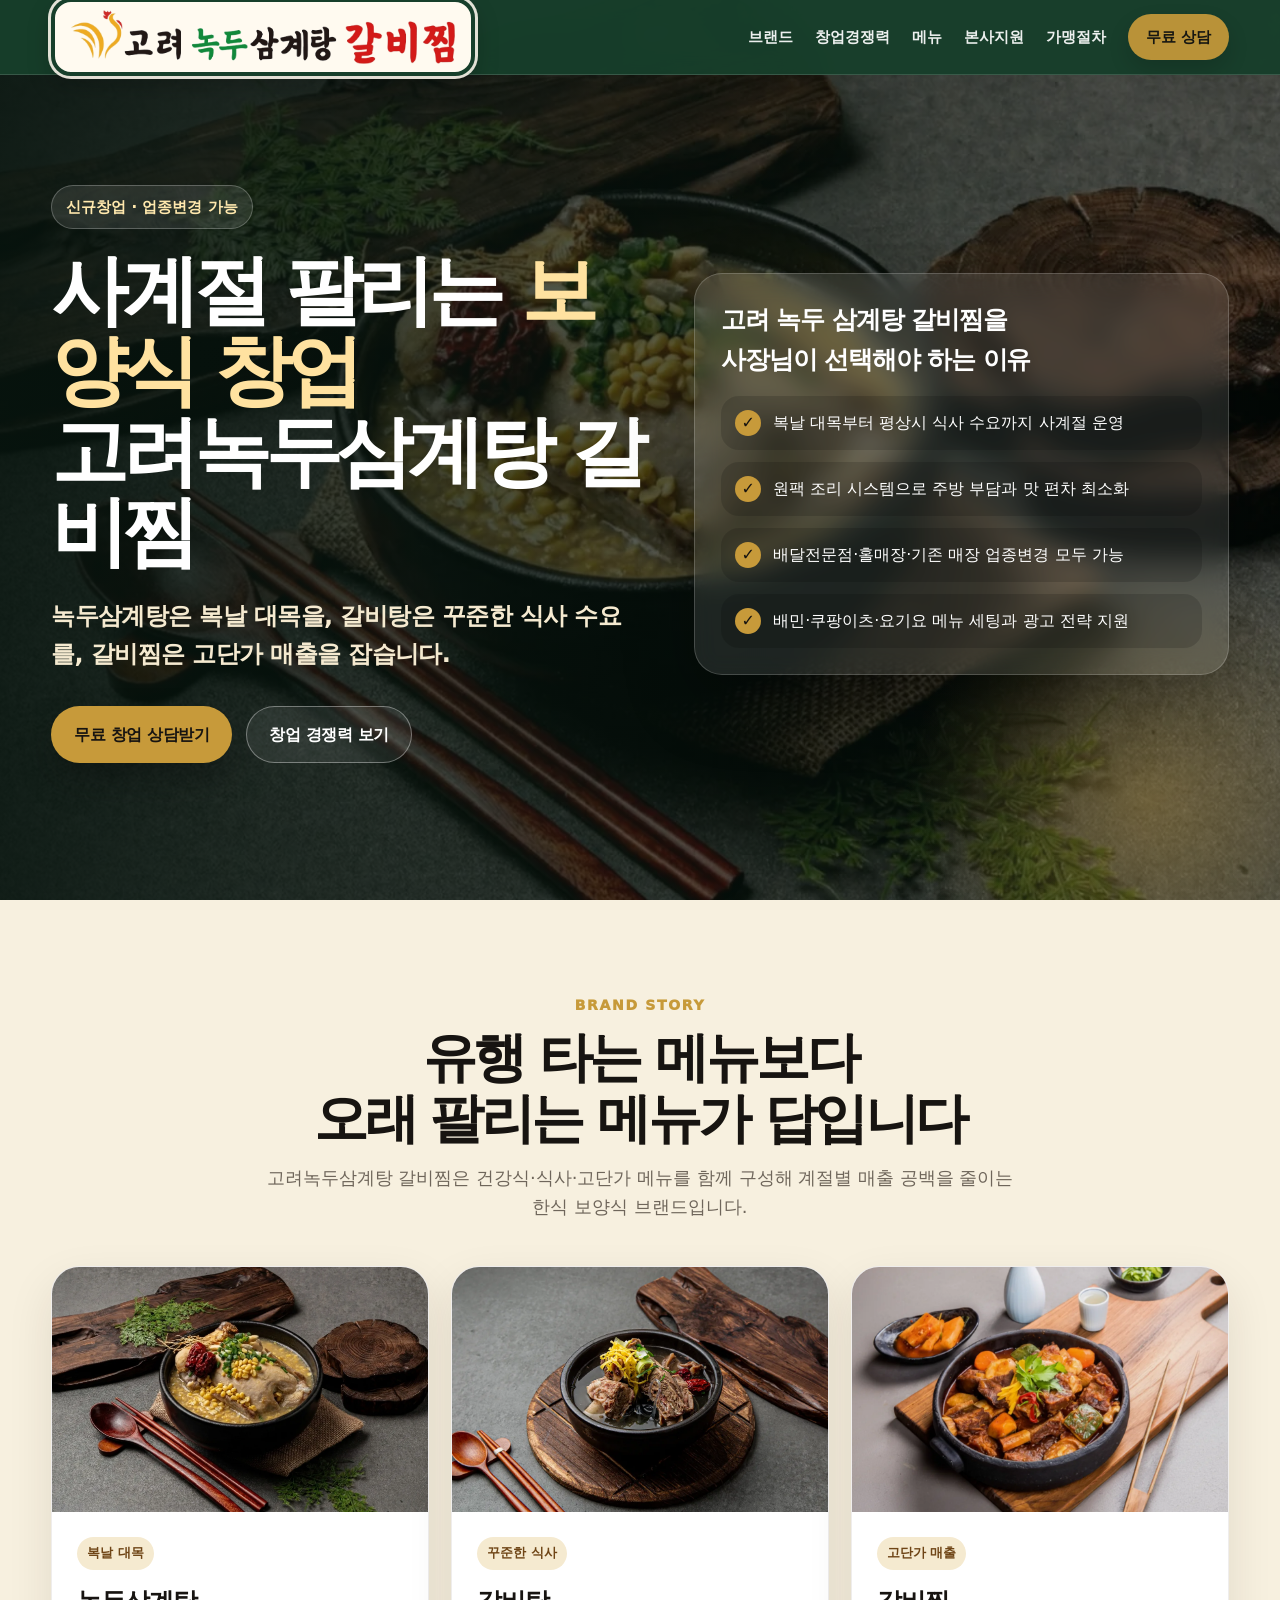
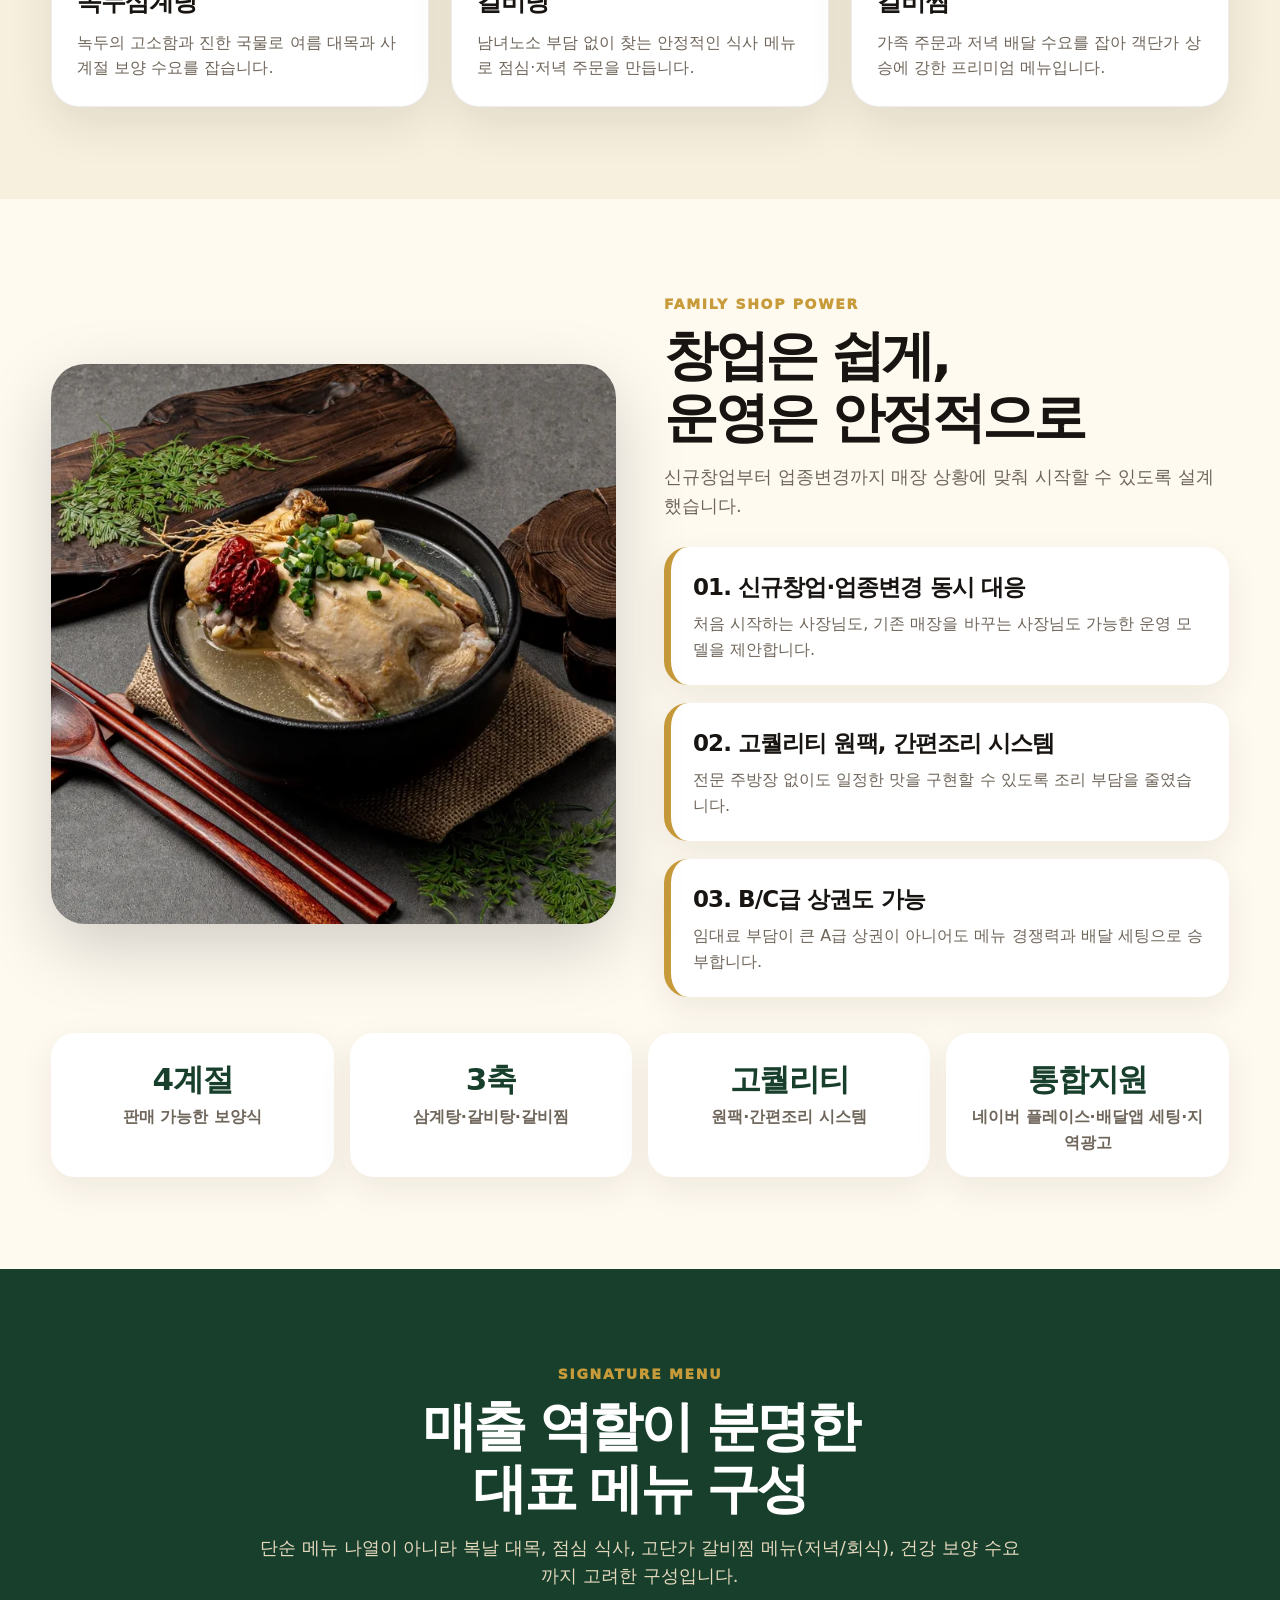
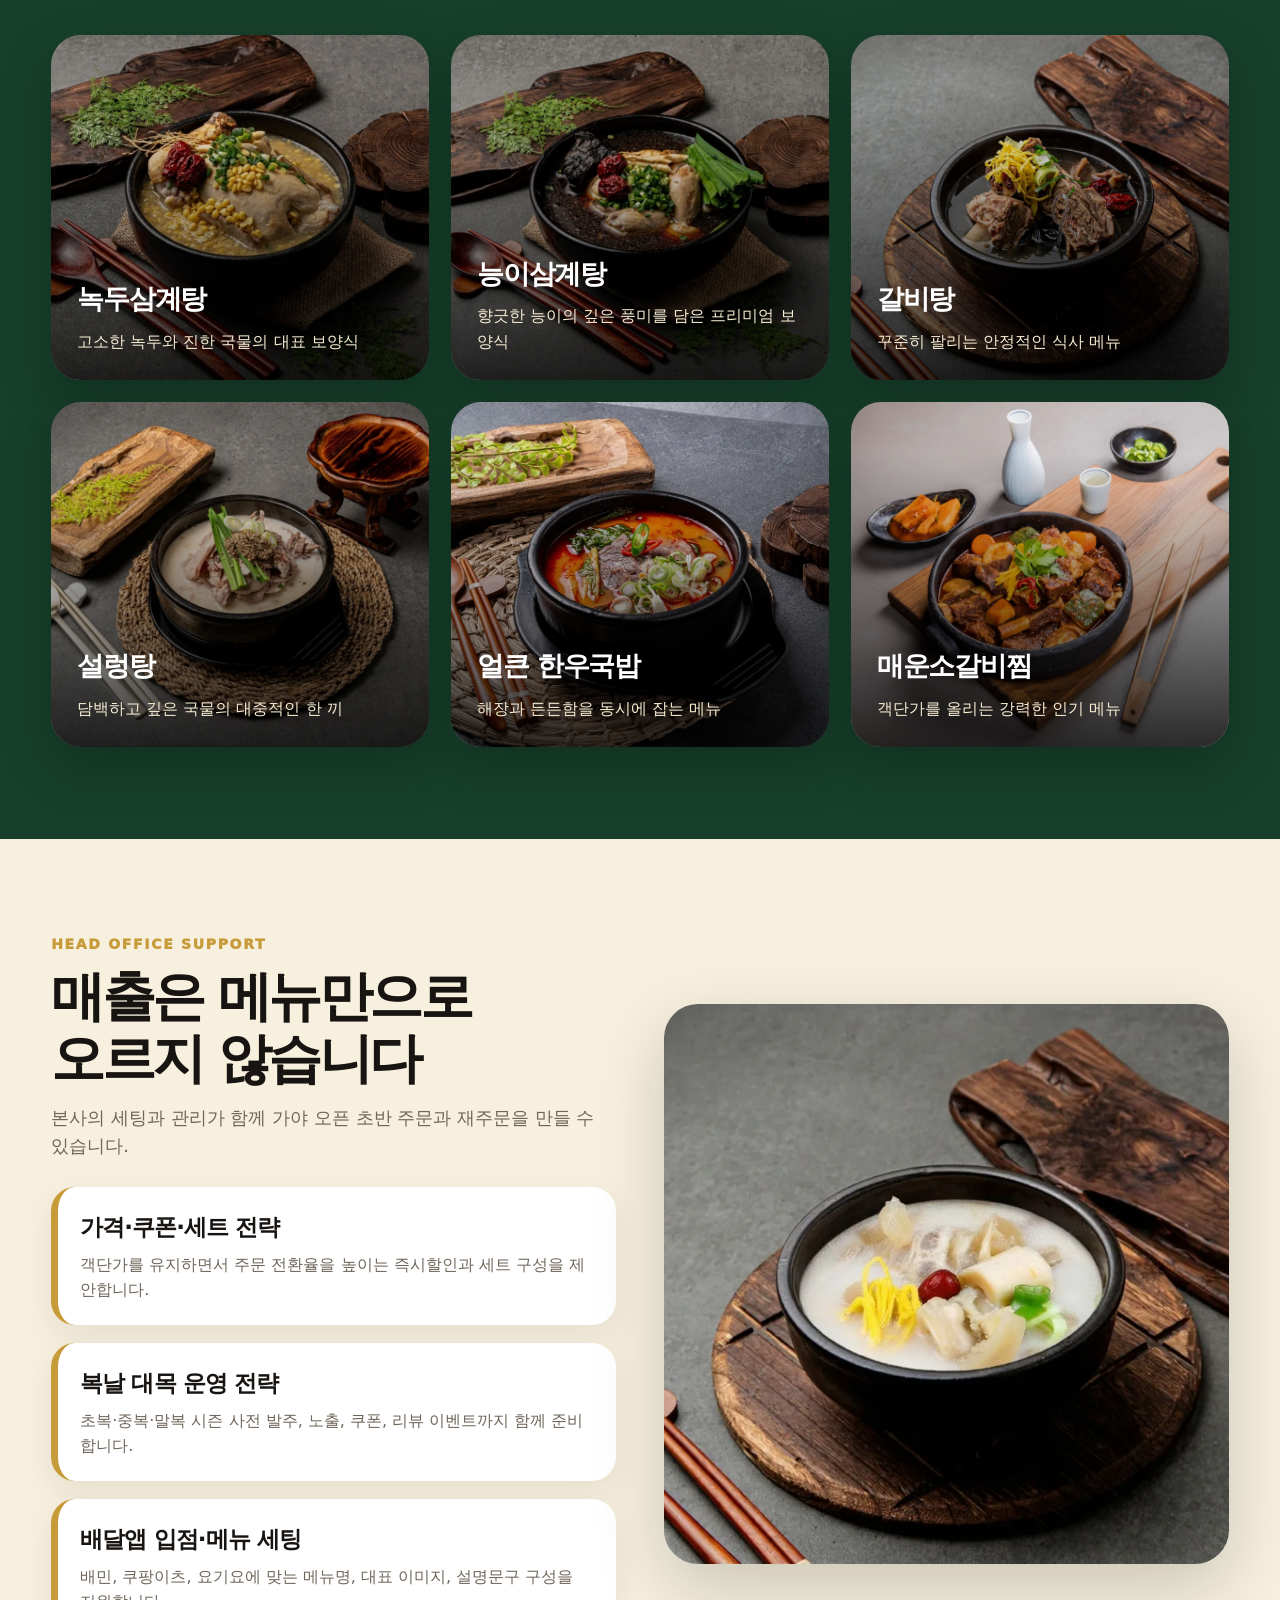
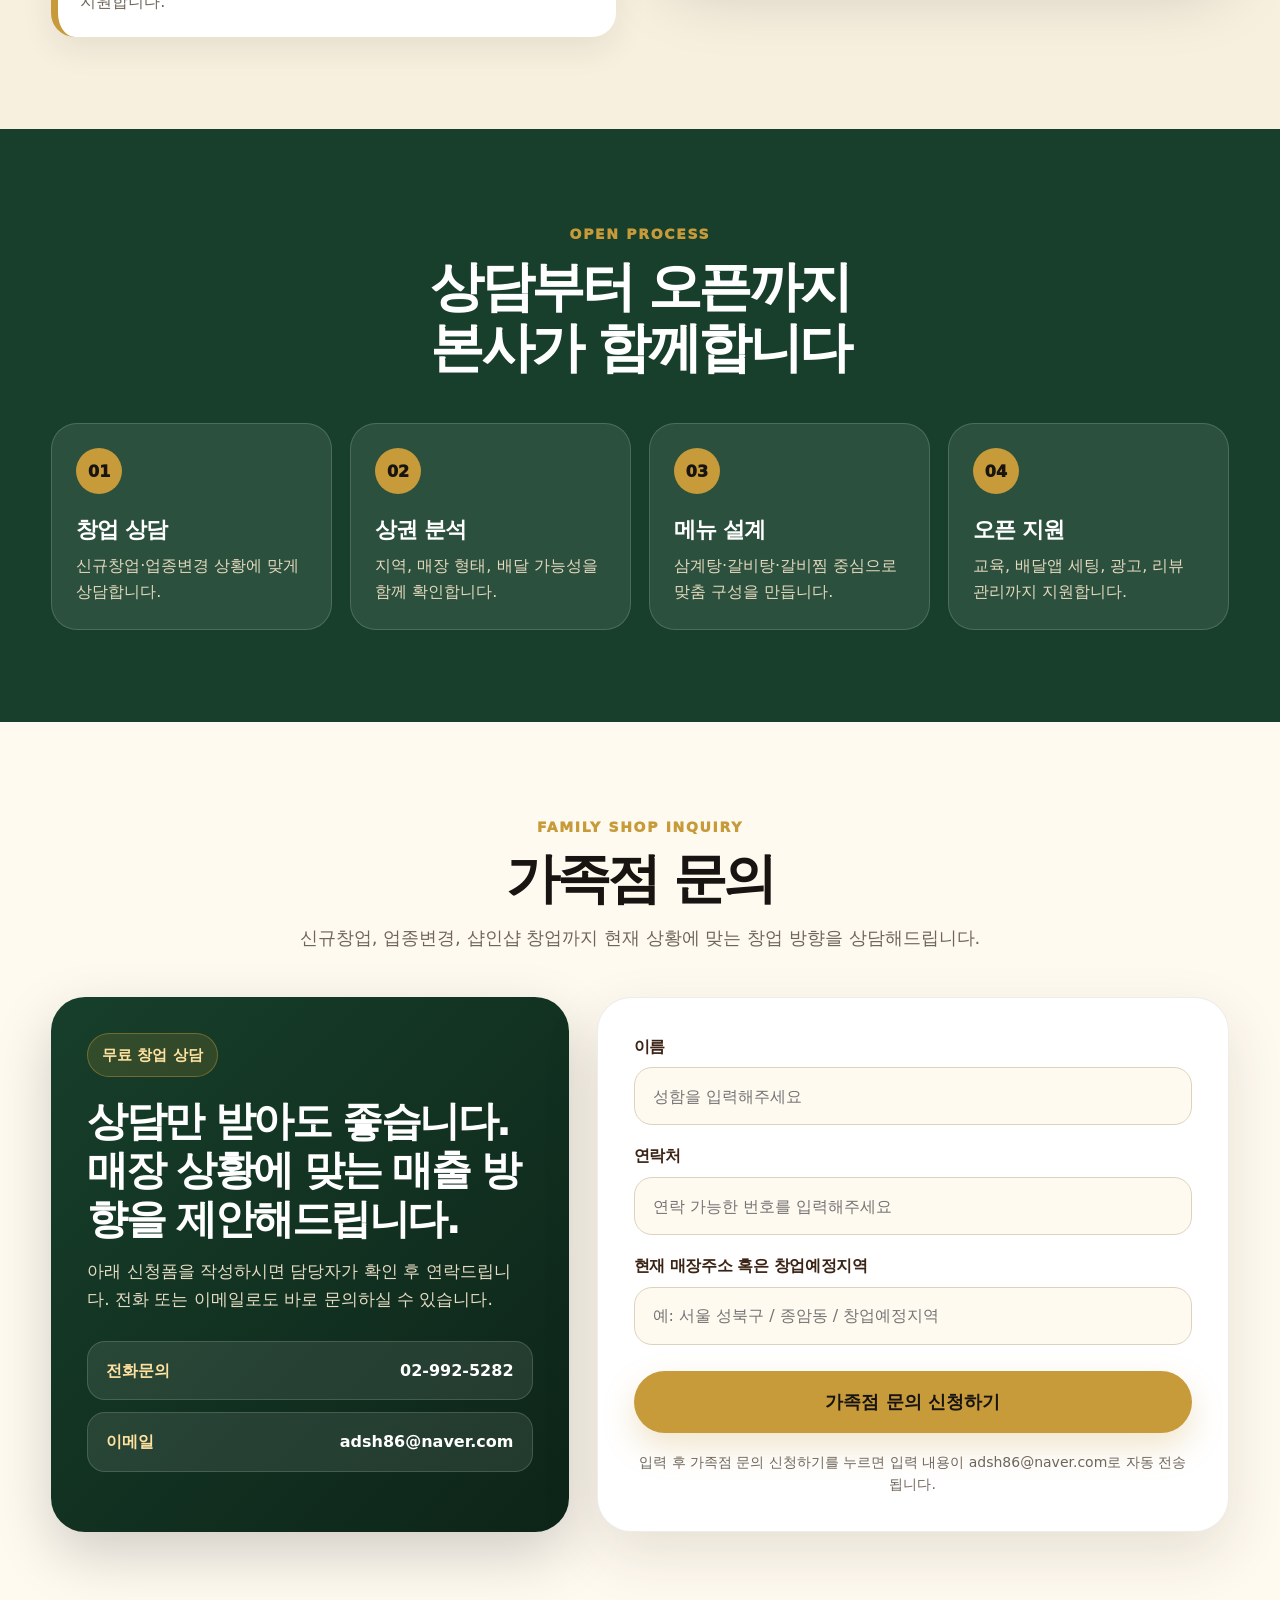
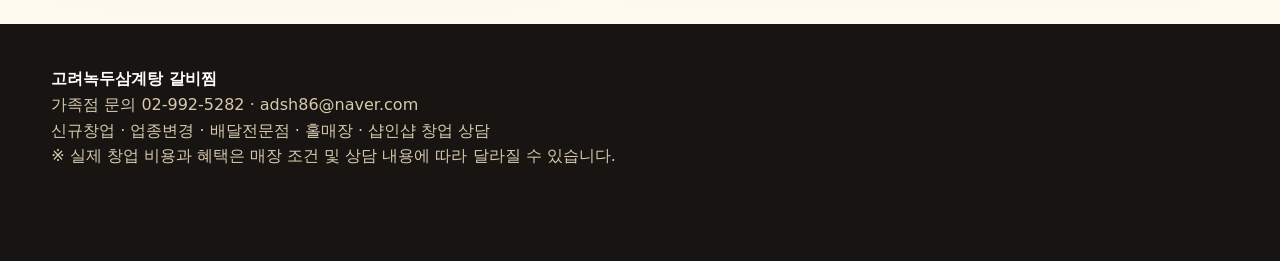
<file: index.html>
<!doctype html>
<html lang="ko">
<head>
  <meta charset="utf-8" />
  <meta name="viewport" content="width=device-width, initial-scale=1" />

<link rel="icon" type="image/png" href="https://www.3samgyetang.com/assets/favicon.png" />
<link rel="shortcut icon" href="https://www.3samgyetang.com/assets/favicon.png" />
<link rel="apple-touch-icon" href="https://www.3samgyetang.com/assets/favicon.png" />
  
<link rel="canonical" href="https://www.3samgyetang.com" />
  <meta property="og:url" content="https://www.3samgyetang.com" />
  
 <title>고려녹두삼계탕 갈비찜 | 사계절 보양식 창업</title>
<meta name="description" content="녹두삼계탕은 복날 대목을, 갈비탕은 꾸준한 식사 수요를, 갈비찜은 고단가 매출을 잡습니다. 신규창업·업종변경 상담 가능합니다." />
<meta name="keywords" content="삼계탕창업, 갈비찜창업, 갈비탕창업, 배달창업, 보양식창업, 업종변경, 녹두삼계탕, 고려삼계탕" />
<meta name="author" content="고려녹두삼계탕 갈비찜" />
<meta name="robots" content="index,follow" />

<!-- 네이버 사이트 인증 -->
<meta name="naver-site-verification" content="1e55e997414237187a3c7c838eb20d2ae27d506c" />

<!-- 모바일 최적화 -->
<meta name="viewport" content="width=device-width, initial-scale=1.0, maximum-scale=1.0" />
<meta name="theme-color" content="#0d4f2b" />
<meta name="format-detection" content="telephone=no" />

<!-- Open Graph -->
<meta property="og:type" content="website" />
<meta property="og:title" content="고려녹두삼계탕 갈비찜" />
<meta property="og:description" content="사계절 팔리는 보양식 창업. 복날 대목부터 고단가 갈비찜 매출까지." />
<meta property="og:url" content="https://www.3samgyetang.com" />
<meta property="og:image" content="https://www.3samgyetang.com/assets/og-cover.jpg" />
<meta property="og:site_name" content="고려녹두삼계탕 갈비찜" />

<!-- 카카오/트위터 공유 -->
<meta name="twitter:card" content="summary_large_image" />
<meta name="twitter:title" content="고려녹두삼계탕 갈비찜" />
<meta name="twitter:description" content="사계절 팔리는 보양식 창업" />
<meta name="twitter:image" content="https://www.3samgyetang.com/assets/og-cover.jpg" />

<link rel="canonical" href="https://www.3samgyetang.com" />

<!-- Meta Pixel Code -->
<script>
!function(f,b,e,v,n,t,s)
{if(f.fbq)return;n=f.fbq=function(){n.callMethod?
n.callMethod.apply(n,arguments):n.queue.push(arguments)};
if(!f._fbq)f._fbq=n;n.push=n;n.loaded=!0;n.version='2.0';
n.queue=[];t=b.createElement(e);t.async=!0;
t.src=v;s=b.getElementsByTagName(e)[0];
s.parentNode.insertBefore(t,s)}(window, document,'script',
'https://connect.facebook.net/en_US/fbevents.js');
fbq('init', '2009381593306473');
fbq('track', 'PageView');
</script>
<noscript><img height="1" width="1" style="display:none"
src="https://www.facebook.com/tr?id=2009381593306473&ev=PageView&noscript=1"
/></noscript>
<!-- End Meta Pixel Code -->
  
  <title>고려녹두삼계탕 갈비찜 | 신규창업·업종변경 창업 브랜드</title>
  <meta name="description" content="신규창업도 업종변경도 가능한 사계절 보양식 브랜드. 녹두삼계탕, 갈비탕, 갈비찜으로 안정적인 매출을 설계합니다." />
  <link rel="stylesheet" href="style.css?v=20260506" />
</head>
<body>
  <header class="topbar">
    <div class="container nav">
      <a class="brand logo-brand" href="#top" aria-label="고려녹두삼계탕 갈비찜 홈">
        <img class="header-wide-logo" src="assets/wide-logo-cutout.png" alt="고려 녹두 삼계탕 갈비찜" />
</a>
      <nav class="nav-links">
        <a href="#brand">브랜드</a>
        <a href="#power">창업경쟁력</a>
        <a href="#menu">메뉴</a>
        <a href="#support">본사지원</a>
        <a href="#process">가맹절차</a>
        <a class="nav-cta" href="#contact">무료 상담</a>
      </nav>
    </div>
  </header>

  <main id="top">
    <section class="hero">
      <div class="container hero-inner">
        <div>
          <span class="badge">신규창업 · 업종변경 가능</span>
          <h1>사계절 팔리는 <em>보양식 창업</em><br/>고려녹두삼계탕 갈비찜</h1>
          <p>녹두삼계탕은 복날 대목을, 갈비탕은 꾸준한 식사 수요를, 갈비찜은 고단가 매출을 잡습니다.</p>
          <div class="hero-actions">
            <a class="btn btn-primary" href="#contact">무료 창업 상담받기</a>
            <a class="btn btn-ghost" href="#power">창업 경쟁력 보기</a>
          </div>
        </div>
        <aside class="hero-card">
<h3>고려 녹두 삼계탕 갈비찜을<br/>사장님이 선택해야 하는 이유</h3>
          <div class="hero-points">
            <div class="hero-point"><span class="check">✓</span><span>복날 대목부터 평상시 식사 수요까지 사계절 운영</span></div>
            <div class="hero-point"><span class="check">✓</span><span>원팩 조리 시스템으로 주방 부담과 맛 편차 최소화</span></div>
            <div class="hero-point"><span class="check">✓</span><span>배달전문점·홀매장·기존 매장 업종변경 모두 가능</span></div>
            <div class="hero-point"><span class="check">✓</span><span>배민·쿠팡이츠·요기요 메뉴 세팅과 광고 전략 지원</span></div>
          </div>
        </aside>
      </div>
    </section>

    <section class="section beige" id="brand">
      <div class="container">
        <div class="section-title">
          <span class="eyebrow">BRAND STORY</span>
          <h2>유행 타는 메뉴보다<br/>오래 팔리는 메뉴가 답입니다</h2>
          <p>고려녹두삼계탕 갈비찜은 건강식·식사·고단가 메뉴를 함께 구성해 계절별 매출 공백을 줄이는 한식 보양식 브랜드입니다.</p>
        </div>
        <div class="grid-3">
          <article class="card">
            <img class="card-img" src="assets/nokdu-samgyetang.webp" alt="녹두삼계탕" />
            <div class="card-body"><span class="tag">복날 대목</span><h3>녹두삼계탕</h3><p>녹두의 고소함과 진한 국물로 여름 대목과 사계절 보양 수요를 잡습니다.</p></div>
          </article>
          <article class="card">
            <img class="card-img" src="assets/galbitang.webp" alt="갈비탕" />
            <div class="card-body"><span class="tag">꾸준한 식사</span><h3>갈비탕</h3><p>남녀노소 부담 없이 찾는 안정적인 식사 메뉴로 점심·저녁 주문을 만듭니다.</p></div>
          </article>
          <article class="card">
            <img class="card-img" src="assets/spicy-galbijjim.webp" alt="매운소갈비찜" />
            <div class="card-body"><span class="tag">고단가 매출</span><h3>갈비찜</h3><p>가족 주문과 저녁 배달 수요를 잡아 객단가 상승에 강한 프리미엄 메뉴입니다.</p></div>
          </article>
        </div>
      </div>
    </section>

    <section class="section" id="power">
      <div class="container split">
        <div class="split-img">
          <img src="assets/hanbang-samgyetang.webp" alt="한방삼계탕" />
        </div>
        <div>
          <div class="section-title" style="text-align:left;margin-bottom:26px">
            <span class="eyebrow">FAMILY SHOP POWER</span>
            <h2>창업은 쉽게,<br/>운영은 안정적으로</h2>
            <p>신규창업부터 업종변경까지 매장 상황에 맞춰 시작할 수 있도록 설계했습니다.</p>
          </div>
          <div class="feature-list">
            <div class="feature"><h3>01. 신규창업·업종변경 동시 대응</h3><p>처음 시작하는 사장님도, 기존 매장을 바꾸는 사장님도 가능한 운영 모델을 제안합니다.</p></div>
            <div class="feature"><h3>02. 고퀄리티 원팩, 간편조리 시스템</h3><p>전문 주방장 없이도 일정한 맛을 구현할 수 있도록 조리 부담을 줄였습니다.</p></div>
            <div class="feature"><h3>03. B/C급 상권도 가능</h3><p>임대료 부담이 큰 A급 상권이 아니어도 메뉴 경쟁력과 배달 세팅으로 승부합니다.</p></div>
          </div>
        </div>
      </div>
      <div class="container stats">
        <div class="stat"><strong>4계절</strong><span>판매 가능한 보양식</span></div>
        <div class="stat"><strong>3축</strong><span>삼계탕·갈비탕·갈비찜</span></div>
        <div class="stat"><strong>고퀄리티</strong><span>원팩·간편조리 시스템</span></div>
        <div class="stat"><strong>통합지원</strong><span>네이버 플레이스·배달앱 세팅·지역광고</span></div>
      </div>
    </section>

    <section class="section dark" id="menu">
      <div class="container">
        <div class="section-title">
          <span class="eyebrow">SIGNATURE MENU</span>
          <h2>매출 역할이 분명한<br/>대표 메뉴 구성</h2>
          <p>단순 메뉴 나열이 아니라 복날 대목, 점심 식사, 고단가 갈비찜 메뉴(저녁/회식), 건강 보양 수요까지 고려한 구성입니다.</p>
        </div>
        <div class="menu-grid">
          <article class="menu-card"><img src="assets/nokdu-samgyetang.webp" alt="녹두삼계탕" /><div class="menu-copy"><h3>녹두삼계탕</h3><p>고소한 녹두와 진한 국물의 대표 보양식</p></div></article>
          <article class="menu-card"><img src="assets/neungi-samgyetang.webp" alt="능이삼계탕" /><div class="menu-copy"><h3>능이삼계탕</h3><p>향긋한 능이의 깊은 풍미를 담은 프리미엄 보양식</p></div></article>
          <article class="menu-card"><img src="assets/galbitang.webp" alt="갈비탕" /><div class="menu-copy"><h3>갈비탕</h3><p>꾸준히 팔리는 안정적인 식사 메뉴</p></div></article>
          <article class="menu-card"><img src="assets/seolleongtang.webp" alt="설렁탕" /><div class="menu-copy"><h3>설렁탕</h3><p>담백하고 깊은 국물의 대중적인 한 끼</p></div></article>
          <article class="menu-card"><img src="assets/hanwoo-gukbap.webp" alt="한우국밥" /><div class="menu-copy"><h3>얼큰 한우국밥</h3><p>해장과 든든함을 동시에 잡는 메뉴</p></div></article>
          <article class="menu-card"><img src="assets/spicy-galbijjim.webp" alt="매운소갈비찜" /><div class="menu-copy"><h3>매운소갈비찜</h3><p>객단가를 올리는 강력한 인기 메뉴</p></div></article>
        </div>
      </div>
    </section>

    <section class="section beige" id="support">
      <div class="container split">
        <div>
          <div class="section-title" style="text-align:left;margin-bottom:26px">
            <span class="eyebrow">HEAD OFFICE SUPPORT</span>
            <h2>매출은 메뉴만으로<br/>오르지 않습니다</h2>
            <p>본사의 세팅과 관리가 함께 가야 오픈 초반 주문과 재주문을 만들 수 있습니다.</p>
          </div>
          <div class="feature-list">
            <div class="feature"><h3>가격·쿠폰·세트 전략</h3><p>객단가를 유지하면서 주문 전환율을 높이는 즉시할인과 세트 구성을 제안합니다.</p></div>
            <div class="feature"><h3>복날 대목 운영 전략</h3><p>초복·중복·말복 시즌 사전 발주, 노출, 쿠폰, 리뷰 이벤트까지 함께 준비합니다.</p></div>
            <div class="feature"><h3>배달앱 입점·메뉴 세팅</h3><p>배민, 쿠팡이츠, 요기요에 맞는 메뉴명, 대표 이미지, 설명문구 구성을 지원합니다.</p></div>
          </div>
        </div>
        <div class="split-img">
          <img src="assets/dogani-woojok.webp" alt="도가니우족탕" />
        </div>
      </div>
    </section>

    <section class="section dark" id="process">
      <div class="container">
        <div class="section-title">
          <span class="eyebrow">OPEN PROCESS</span>
          <h2>상담부터 오픈까지<br/>본사가 함께합니다</h2>
        </div>
        <div class="process">
          <div class="step"><h3>창업 상담</h3><p>신규창업·업종변경 상황에 맞게 상담합니다.</p></div>
          <div class="step"><h3>상권 분석</h3><p>지역, 매장 형태, 배달 가능성을 함께 확인합니다.</p></div>
          <div class="step"><h3>메뉴 설계</h3><p>삼계탕·갈비탕·갈비찜 중심으로 맞춤 구성을 만듭니다.</p></div>
          <div class="step"><h3>오픈 지원</h3><p>교육, 배달앱 세팅, 광고, 리뷰 관리까지 지원합니다.</p></div>
        </div>
      </div>
    </section>

    <section class="section" id="contact">
      <div class="container">
        <div class="section-title">
          <span class="eyebrow">FAMILY SHOP INQUIRY</span>
          <h2>가족점 문의</h2>
          <p>신규창업, 업종변경, 샵인샵 창업까지 현재 상황에 맞는 창업 방향을 상담해드립니다.</p>
        </div>

        <div class="contact-wrap">
          <div class="contact-info">
            <span class="badge dark-badge">무료 창업 상담</span>
            <h3>상담만 받아도 좋습니다.<br/>매장 상황에 맞는 매출 방향을 제안해드립니다.</h3>
            <p>아래 신청폼을 작성하시면 담당자가 확인 후 연락드립니다. 전화 또는 이메일로도 바로 문의하실 수 있습니다.</p>

            <div class="contact-list">
              <a href="tel:02-992-5282"><strong>전화문의</strong><span>02-992-5282</span></a>
              <a href="mailto:adsh86@naver.com"><strong>이메일</strong><span>adsh86@naver.com</span></a>
            </div>
          </div>

          <form class="inquiry-form" id="familyShopForm" action="https://formsubmit.co/adsh86@naver.com" method="POST">
            <label>
              <span>이름</span>
              <input type="text" name="이름" placeholder="성함을 입력해주세요" required />
            </label>
            <label>
              <span>연락처</span>
              <input type="tel" name="연락처" placeholder="연락 가능한 번호를 입력해주세요" required />
            </label>
            <label>
              <span>현재 매장주소 혹은 창업예정지역</span>
              <input type="text" name="현재 매장주소 혹은 창업예정지역" placeholder="예: 서울 성북구 / 종암동 / 창업예정지역" required />
            </label>
            
            <input type="hidden" name="_subject" value="[고려녹두삼계탕] 가족점 문의 접수" />
            <input type="hidden" name="_captcha" value="false" />
            <input type="hidden" name="_template" value="table" />
            <button type="submit">가족점 문의 신청하기</button>
            <p class="form-note" id="formMessage">입력 후 가족점 문의 신청하기를 누르면 입력 내용이 adsh86@naver.com로 자동 전송됩니다.</p>
          </form>
        </div>
      </div>
    </section>

  </main>

  <footer class="footer">
    <div class="container">
      <strong>고려녹두삼계탕 갈비찜</strong><br/>
      가족점 문의 02-992-5282 · adsh86@naver.com<br/>
      신규창업 · 업종변경 · 배달전문점 · 홀매장 · 샵인샵 창업 상담<br/>
      
      ※ 실제 창업 비용과 혜택은 매장 조건 및 상담 내용에 따라 달라질 수 있습니다.
    </div>
  </footer>
</body>
</html>
</file>
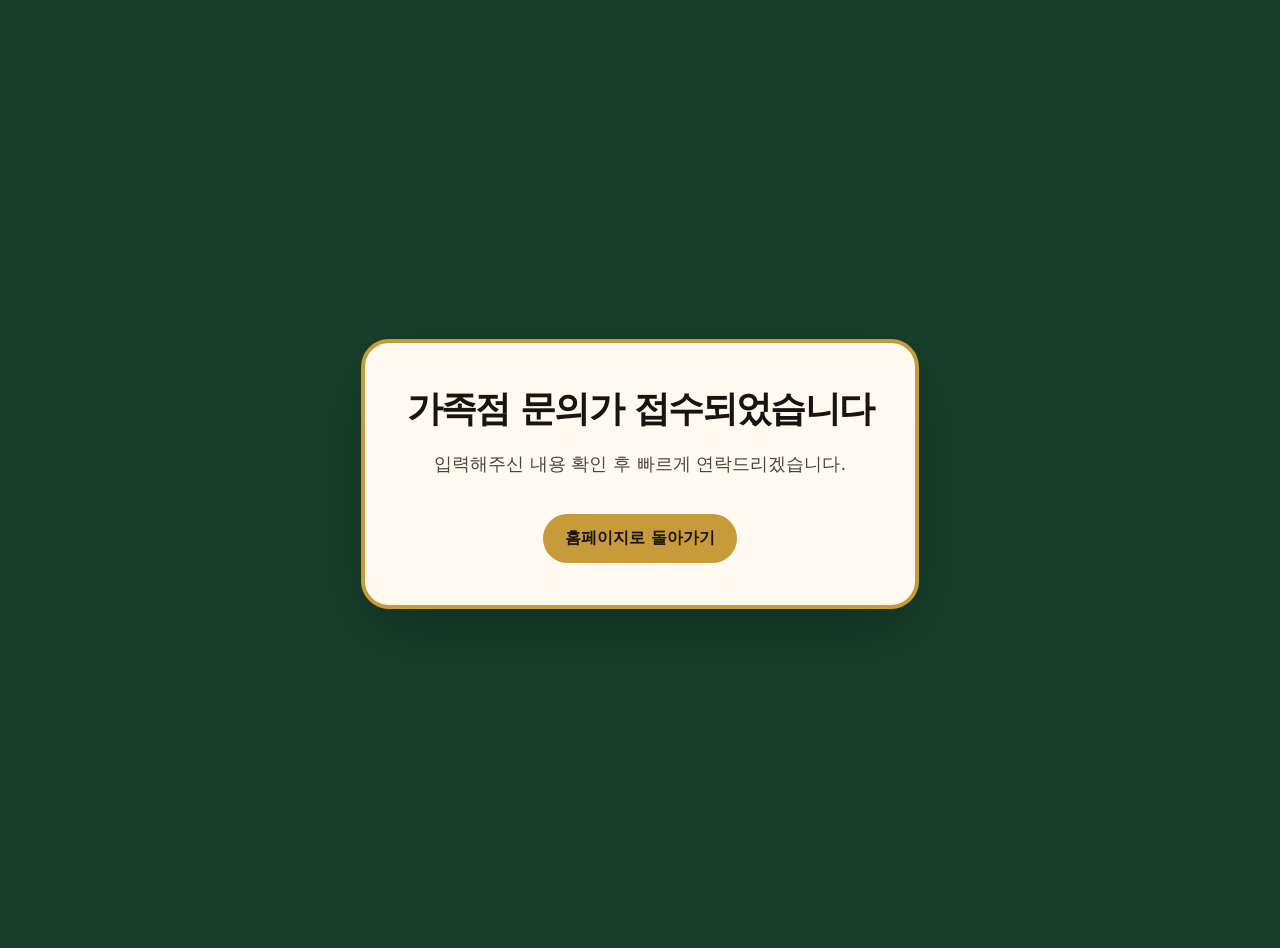
<file: thanks.html>
<!doctype html>
<html lang="ko">
<head>
  <meta charset="utf-8" />
  <meta name="viewport" content="width=device-width, initial-scale=1" />
  <title>문의 접수 완료</title>
  <style>
    body{margin:0;font-family:system-ui,-apple-system,BlinkMacSystemFont,"Segoe UI",sans-serif;background:#173f2b;color:#fff;display:grid;place-items:center;min-height:100vh;text-align:center;padding:24px}
    .box{background:#fffaf0;color:#171411;border:4px solid #c79a3a;border-radius:28px;padding:42px;max-width:560px;box-shadow:0 24px 70px rgba(0,0,0,.25)}
    h1{margin:0 0 12px;font-size:36px;letter-spacing:-.05em}
    p{font-size:18px;color:#4d443a}
    a{display:inline-block;margin-top:20px;background:#c79a3a;color:#171411;text-decoration:none;font-weight:900;padding:14px 22px;border-radius:999px}
  </style>
</head>
<body>
  <div class="box">
    <h1>가족점 문의가 접수되었습니다</h1>
    <p>입력해주신 내용 확인 후 빠르게 연락드리겠습니다.</p>
    <a href="index.html">홈페이지로 돌아가기</a>
  </div>
</body>
</html>
</file>
<file: style.css>
:root{
  --green:#173f2b;
  --green2:#245b39;
  --gold:#c79a3a;
  --brown:#3b2415;
  --cream:#f7f0df;
  --ivory:#fffaf0;
  --ink:#171411;
  --muted:#6f665b;
  --red:#a63a25;
}
*{box-sizing:border-box}
html{scroll-behavior:smooth}
body{
  margin:0;
  font-family:"Pretendard","Noto Sans KR",system-ui,-apple-system,BlinkMacSystemFont,"Segoe UI",sans-serif;
  color:var(--ink);
  background:var(--ivory);
  line-height:1.6;
}
a{text-decoration:none;color:inherit}
img{max-width:100%;display:block}
.container{width:min(1180px,92%);margin:0 auto}
.topbar{
  position:fixed;top:0;left:0;right:0;z-index:50;
  background:rgba(23,63,43,.96);backdrop-filter:blur(14px);
  color:#fff;border-bottom:1px solid rgba(255,255,255,.14);
}
.nav{height:74px;display:flex;align-items:center;justify-content:space-between;gap:24px}
.brand{display:flex;align-items:center;gap:12px;font-weight:900;letter-spacing:-.04em}
.brand-mark{
  width:42px;height:42px;border-radius:50%;
  background:linear-gradient(135deg,var(--gold),#fff1ad);
  color:var(--green);display:grid;place-items:center;font-weight:900;
  box-shadow:0 8px 24px rgba(0,0,0,.25)
}
.brand small{display:block;font-size:12px;opacity:.82;font-weight:700;letter-spacing:0}
.nav-links{display:flex;align-items:center;gap:22px;font-size:15px;font-weight:700}
.nav-links a{opacity:.92}
.nav-links a:hover{color:#ffe5a0}
.nav-cta{
  background:var(--gold);color:#171411;padding:11px 18px;border-radius:999px;
  font-weight:900;box-shadow:0 10px 24px rgba(0,0,0,.18)
}
.hero{
  min-height:100vh;display:flex;align-items:center;position:relative;overflow:hidden;
  padding:122px 0 74px;background:#0f1d16;color:#fff;
}
.hero::before{
  content:"";position:absolute;inset:0;
  background:
    linear-gradient(90deg,rgba(7,20,14,.93) 0%,rgba(7,20,14,.72) 42%,rgba(7,20,14,.35) 100%),
    url("assets/nokdu-samgyetang.webp") center/cover no-repeat;
  transform:scale(1.02);
}
.hero::after{
  content:"";position:absolute;right:-10%;bottom:-18%;width:520px;height:520px;
  background:radial-gradient(circle,rgba(199,154,58,.35),transparent 66%);
}
.hero-inner{position:relative;z-index:1;display:grid;grid-template-columns:1.05fr .95fr;gap:52px;align-items:center}
.badge{display:inline-flex;align-items:center;gap:9px;background:rgba(255,255,255,.1);border:1px solid rgba(255,255,255,.24);padding:9px 14px;border-radius:999px;font-size:15px;font-weight:800;color:#ffe8ad}
.hero h1{font-size:clamp(42px,6vw,78px);line-height:1.05;letter-spacing:-.075em;margin:22px 0 18px}
.hero h1 em{font-style:normal;color:#ffe2a0}
.hero p{font-size:clamp(18px,2.2vw,24px);max-width:720px;color:#f5ead0;font-weight:600;letter-spacing:-.025em}
.hero-actions{display:flex;gap:14px;flex-wrap:wrap;margin-top:32px}
.btn{
  display:inline-flex;align-items:center;justify-content:center;gap:8px;padding:15px 22px;border-radius:999px;
  font-weight:900;letter-spacing:-.025em;border:1px solid transparent;transition:.2s ease;
}
.btn-primary{background:var(--gold);color:#171411;box-shadow:0 18px 34px rgba(0,0,0,.28)}
.btn-primary:hover{transform:translateY(-2px);background:#e2b64b}
.btn-ghost{border-color:rgba(255,255,255,.36);color:#fff;background:rgba(255,255,255,.08)}
.btn-ghost:hover{background:rgba(255,255,255,.16)}
.hero-card{
  background:rgba(255,255,255,.1);border:1px solid rgba(255,255,255,.18);border-radius:28px;padding:26px;
  backdrop-filter:blur(12px);box-shadow:0 24px 70px rgba(0,0,0,.3)
}
.hero-card h3{margin:0 0 16px;font-size:25px;letter-spacing:-.045em}
.hero-points{display:grid;gap:12px}
.hero-point{display:flex;gap:12px;align-items:flex-start;background:rgba(0,0,0,.15);padding:14px;border-radius:18px}
.check{width:26px;height:26px;border-radius:50%;background:var(--gold);color:#171411;display:grid;place-items:center;flex:0 0 auto;font-weight:900}
.section{padding:92px 0}
.section.dark{background:var(--green);color:#fff}
.section.beige{background:var(--cream)}
.section-title{margin-bottom:44px;text-align:center}
.eyebrow{color:var(--gold);font-weight:1000;letter-spacing:.12em;font-size:14px}
.section-title h2{font-size:clamp(34px,4.2vw,54px);line-height:1.15;letter-spacing:-.065em;margin:9px 0 14px}
.section-title p{font-size:18px;color:var(--muted);max-width:760px;margin:0 auto}
.dark .section-title p{color:#e4d8bd}
.grid-3{display:grid;grid-template-columns:repeat(3,1fr);gap:22px}
.card{
  background:#fff;border-radius:28px;overflow:hidden;box-shadow:0 18px 46px rgba(42,29,11,.1);
  border:1px solid rgba(59,36,21,.08)
}
.card-img{height:245px;object-fit:cover;width:100%}
.card-body{padding:25px}
.card-body h3{font-size:25px;margin:0 0 8px;letter-spacing:-.045em}
.card-body p{margin:0;color:var(--muted)}
.tag{display:inline-flex;padding:6px 10px;border-radius:999px;background:#f5ead0;color:#6f4516;font-weight:900;font-size:13px;margin-bottom:12px}
.split{display:grid;grid-template-columns:1fr 1fr;gap:48px;align-items:center}
.split-img{border-radius:34px;overflow:hidden;box-shadow:0 24px 70px rgba(0,0,0,.18);position:relative}
.split-img img{width:100%;height:560px;object-fit:cover}
.feature-list{display:grid;gap:18px}
.feature{
  background:#fff;border-radius:24px;padding:22px;border-left:7px solid var(--gold);
  box-shadow:0 12px 32px rgba(42,29,11,.08)
}
.feature h3{margin:0 0 6px;font-size:23px;letter-spacing:-.04em}
.feature p{margin:0;color:var(--muted)}
.stats{
  display:grid;grid-template-columns:repeat(4,1fr);gap:16px;margin-top:36px
}
.stat{background:#fff;border-radius:24px;padding:22px;text-align:center;box-shadow:0 12px 34px rgba(42,29,11,.08)}
.stat strong{font-size:31px;color:var(--green);letter-spacing:-.04em}
.stat span{display:block;color:var(--muted);font-weight:800}
.menu-grid{display:grid;grid-template-columns:repeat(3,1fr);gap:22px}
.menu-card{position:relative;min-height:345px;border-radius:30px;overflow:hidden;color:#fff;box-shadow:0 20px 52px rgba(0,0,0,.22)}
.menu-card img{position:absolute;inset:0;width:100%;height:100%;object-fit:cover;transition:.3s ease}
.menu-card:hover img{transform:scale(1.04)}
.menu-card::after{content:"";position:absolute;inset:0;background:linear-gradient(180deg,transparent 15%,rgba(0,0,0,.78) 100%)}
.menu-copy{position:absolute;left:0;right:0;bottom:0;z-index:1;padding:26px}
.menu-copy h3{font-size:27px;margin:0 0 8px;letter-spacing:-.045em}
.menu-copy p{margin:0;color:#f6ecd2}
.process{display:grid;grid-template-columns:repeat(4,1fr);gap:18px;counter-reset:step}
.step{position:relative;background:rgba(255,255,255,.09);border:1px solid rgba(255,255,255,.16);border-radius:26px;padding:24px}
.step::before{counter-increment:step;content:"0" counter(step);display:inline-grid;place-items:center;width:46px;height:46px;border-radius:50%;background:var(--gold);color:#171411;font-weight:1000;margin-bottom:18px}
.step h3{margin:0 0 6px;font-size:22px;letter-spacing:-.04em}
.step p{margin:0;color:#e4d8bd}
.cta{
  background:
    linear-gradient(90deg,rgba(23,63,43,.94),rgba(23,63,43,.76)),
    url("assets/spicy-galbijjim.webp") center/cover no-repeat;
  color:#fff;border-radius:42px;padding:52px;display:grid;grid-template-columns:1fr auto;align-items:center;gap:28px;
  box-shadow:0 26px 70px rgba(0,0,0,.2)
}
.cta h2{font-size:clamp(32px,4vw,50px);letter-spacing:-.06em;line-height:1.15;margin:0 0 12px}
.cta p{margin:0;color:#f3e8cf;font-size:18px}
.footer{background:#171411;color:#d7c9af;padding:42px 0 92px}
.footer strong{color:#fff}
.mobile-sticky{
  display:none;position:fixed;left:0;right:0;bottom:0;z-index:60;background:#fff;padding:10px;border-top:1px solid #eee;
  box-shadow:0 -10px 30px rgba(0,0,0,.1);grid-template-columns:1fr 1fr;gap:8px
}
.mobile-sticky a{border-radius:14px;text-align:center;padding:13px 8px;font-weight:1000}
.mobile-sticky a:first-child{background:var(--green);color:#fff}
.mobile-sticky a:last-child{background:var(--gold);color:#171411}
@media(max-width:980px){
  .nav-links{display:none}
  .hero-inner,.split,.cta{grid-template-columns:1fr}
  .grid-3,.menu-grid{grid-template-columns:1fr 1fr}
  .process,.stats{grid-template-columns:1fr 1fr}
  .hero-card{max-width:640px}
}
@media(max-width:620px){
  .nav{height:66px}
  .brand{font-size:15px}.brand small{font-size:10px}.brand-mark{width:36px;height:36px}
  .hero{padding-top:105px}
  .grid-3,.menu-grid,.process,.stats{grid-template-columns:1fr}
  .section{padding:68px 0}
  .split-img img{height:360px}
  .cta{padding:34px 24px;border-radius:28px}
  .mobile-sticky{display:grid}
}


.contact-wrap{
  display:grid;
  grid-template-columns:.9fr 1.1fr;
  gap:28px;
  align-items:stretch;
}
.contact-info{
  background:linear-gradient(135deg,var(--green),#0d2418);
  color:#fff;
  border-radius:34px;
  padding:36px;
  box-shadow:0 22px 58px rgba(0,0,0,.18);
}
.dark-badge{
  background:rgba(199,154,58,.16);
  border-color:rgba(199,154,58,.42);
  color:#ffe2a0;
}
.contact-info h3{
  font-size:clamp(28px,3.2vw,42px);
  line-height:1.2;
  letter-spacing:-.06em;
  margin:20px 0 14px;
}
.contact-info p{
  color:#e7dcc4;
  margin:0 0 28px;
  font-size:17px;
}
.contact-list{
  display:grid;
  gap:12px;
}
.contact-list a{
  display:flex;
  justify-content:space-between;
  gap:16px;
  align-items:center;
  background:rgba(255,255,255,.09);
  border:1px solid rgba(255,255,255,.15);
  padding:16px 18px;
  border-radius:18px;
}
.contact-list strong{
  color:#ffe2a0;
}
.contact-list span{
  font-weight:900;
}
.inquiry-form{
  background:#fff;
  border-radius:34px;
  padding:36px;
  box-shadow:0 22px 58px rgba(42,29,11,.12);
  border:1px solid rgba(59,36,21,.08);
  display:grid;
  gap:18px;
}
.inquiry-form label{
  display:grid;
  gap:8px;
}
.inquiry-form label span{
  font-weight:1000;
  color:var(--brown);
  letter-spacing:-.025em;
}
.inquiry-form input{
  width:100%;
  height:58px;
  border:1px solid #ddd2bd;
  border-radius:18px;
  padding:0 18px;
  font-size:16px;
  font-family:inherit;
  background:#fffaf0;
  outline:none;
}
.inquiry-form input:focus{
  border-color:var(--gold);
  box-shadow:0 0 0 4px rgba(199,154,58,.18);
}
.inquiry-form button{
  height:62px;
  border:0;
  border-radius:999px;
  background:var(--gold);
  color:#171411;
  font-family:inherit;
  font-size:18px;
  font-weight:1000;
  cursor:pointer;
  margin-top:8px;
  box-shadow:0 14px 32px rgba(199,154,58,.26);
}
.inquiry-form button:hover{
  background:#e2b64b;
}
.form-note{
  margin:0;
  color:var(--muted);
  font-size:14px;
  text-align:center;
}
@media(max-width:980px){
  .contact-wrap{grid-template-columns:1fr}
}
@media(max-width:620px){
  .contact-info,.inquiry-form{padding:26px;border-radius:26px}
  .contact-list a{display:grid;gap:4px}
}



  .header-square-logo{display:none!important}
  .hero-square-logo{width:104px;height:104px}
}


/* 상단 가로 로고 초록 액자 스타일 */
.logo-brand{
  min-width:260px;
  background:#fffaf0;
  border:3px solid var(--green);
  border-radius:18px;
  padding:7px 14px;
  box-shadow:0 8px 22px rgba(23,63,43,.18);
}
.header-wide-logo{
  height:54px;
  width:auto;
  max-width:520px;
  object-fit:contain;
  filter:none;
}
.header-square-logo{
  display:none!important;
}
@media(max-width:980px){
  .logo-brand{
    padding:6px 10px;
    border-radius:15px;
    min-width:auto;
  }
  .header-wide-logo{
    height:46px;
    max-width:360px;
  }
}
@media(max-width:620px){
  .header-wide-logo{
    display:block!important;
    height:38px;
    max-width:240px;
  }
}

.mobile-sticky{display:none!important;}

/* 최종 상단 로고 액자 스타일 */
.logo-brand{
  min-width:260px!important;
  background:#fffaf0!important;
  border:4px solid var(--green)!important;
  border-radius:20px!important;
  padding:8px 16px!important;
  box-shadow:0 0 0 3px rgba(255,250,240,.88), 0 10px 24px rgba(0,0,0,.22)!important;
}
.header-wide-logo{
  height:54px!important;
  width:auto!important;
  max-width:520px!important;
  object-fit:contain!important;
  filter:none!important;
}
.header-square-logo{
  display:none!important;
}
@media(max-width:980px){
  .logo-brand{
    min-width:auto!important;
    padding:7px 12px!important;
    border-radius:16px!important;
  }
  .header-wide-logo{
    height:46px!important;
    max-width:360px!important;
  }
}
@media(max-width:620px){
  .header-wide-logo{
    display:block!important;
    height:38px!important;
    max-width:240px!important;
  }
}

.hero-square-logo{display:none!important;}
</file>
